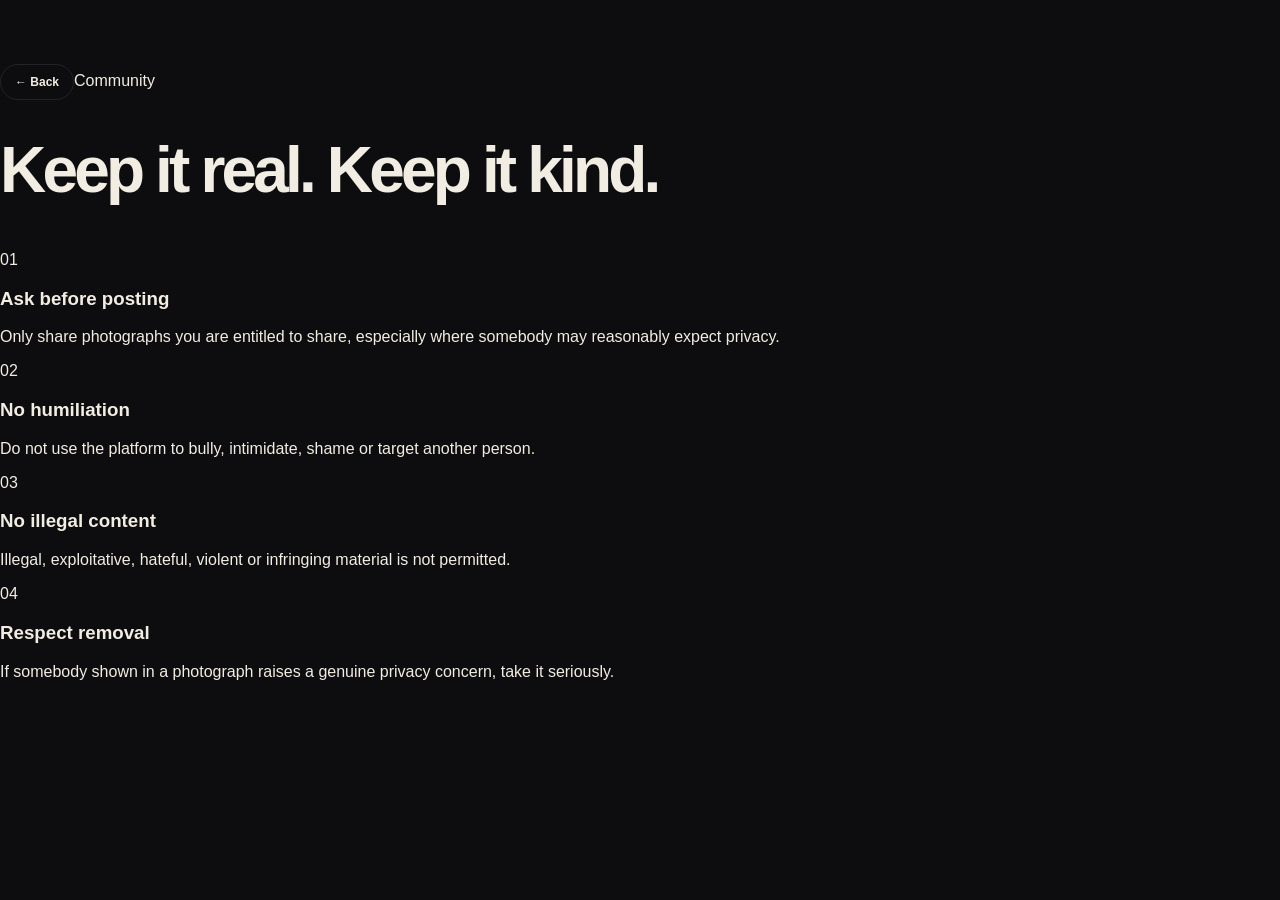
<file: community.html>
<!doctype html><html lang="en-GB"><head><meta charset="utf-8"><meta name="viewport" content="width=device-width,initial-scale=1"><title>Community rules — My Mate Nasty</title><link rel="stylesheet" href="styles.css"></head><body><main class="container" style="max-width:820px;padding:72px 0 100px"><a class="btn" href="/">← Back</a><span class="eyebrow" style="margin-top:60px">Community</span><h1 style="font-size:64px;letter-spacing:-.06em">Keep it real. Keep it kind.</h1><div class="feature-grid" style="grid-template-columns:1fr 1fr;margin-top:44px"><article class="feature-card"><span class="feature-index">01</span><h3>Ask before posting</h3><p>Only share photographs you are entitled to share, especially where somebody may reasonably expect privacy.</p></article><article class="feature-card"><span class="feature-index">02</span><h3>No humiliation</h3><p>Do not use the platform to bully, intimidate, shame or target another person.</p></article><article class="feature-card"><span class="feature-index">03</span><h3>No illegal content</h3><p>Illegal, exploitative, hateful, violent or infringing material is not permitted.</p></article><article class="feature-card"><span class="feature-index">04</span><h3>Respect removal</h3><p>If somebody shown in a photograph raises a genuine privacy concern, take it seriously.</p></article></div></main></body></html>
</file>
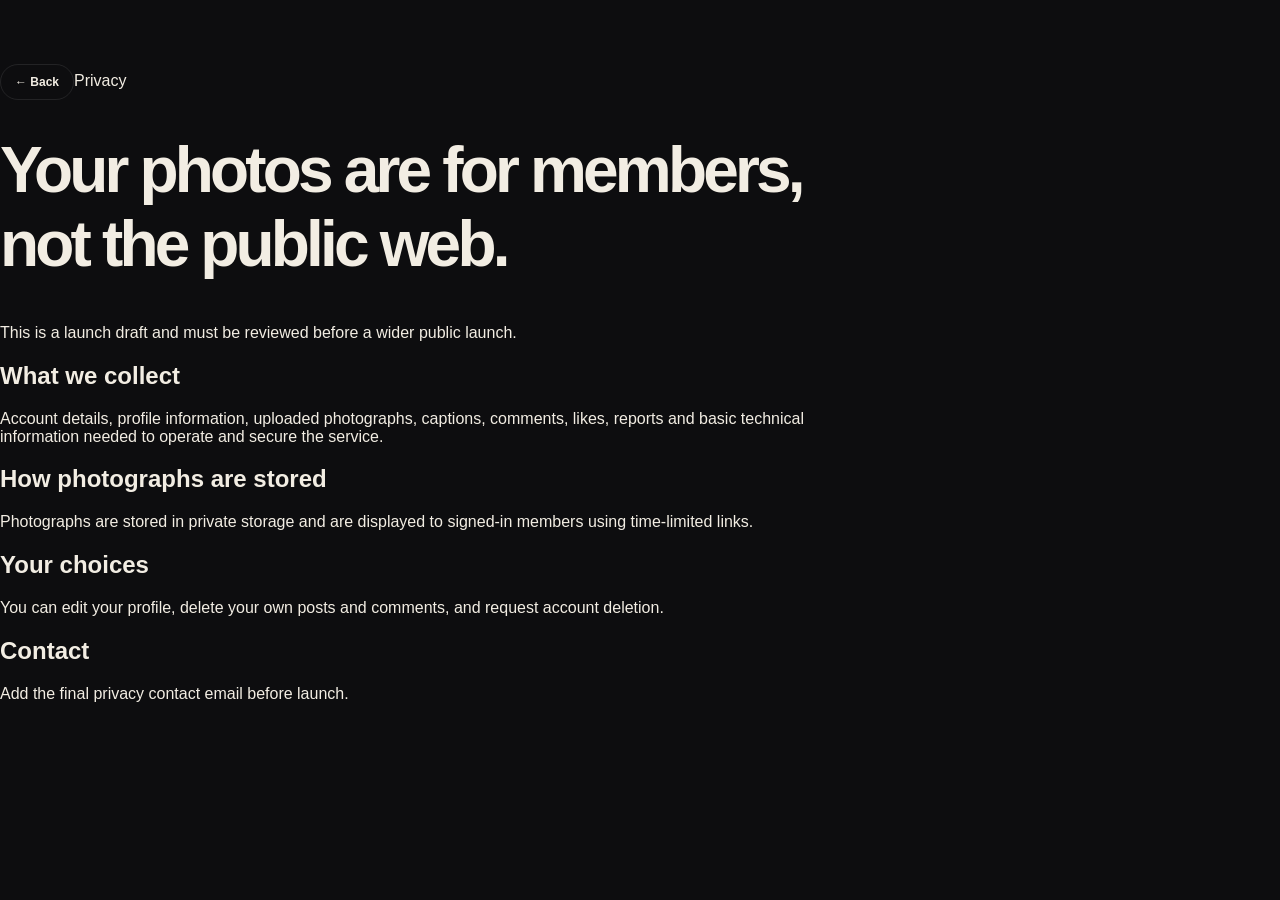
<file: privacy.html>
<!doctype html><html lang="en-GB"><head><meta charset="utf-8"><meta name="viewport" content="width=device-width,initial-scale=1"><title>Privacy — My Mate Nasty</title><link rel="stylesheet" href="styles.css"></head><body><main class="container" style="max-width:820px;padding:72px 0 100px"><a class="btn" href="/">← Back</a><span class="eyebrow" style="margin-top:60px">Privacy</span><h1 style="font-size:64px;letter-spacing:-.06em">Your photos are for members, not the public web.</h1><div class="legal-copy"><p>This is a launch draft and must be reviewed before a wider public launch.</p><h2>What we collect</h2><p>Account details, profile information, uploaded photographs, captions, comments, likes, reports and basic technical information needed to operate and secure the service.</p><h2>How photographs are stored</h2><p>Photographs are stored in private storage and are displayed to signed-in members using time-limited links.</p><h2>Your choices</h2><p>You can edit your profile, delete your own posts and comments, and request account deletion.</p><h2>Contact</h2><p>Add the final privacy contact email before launch.</p></div></main></body></html>
</file>
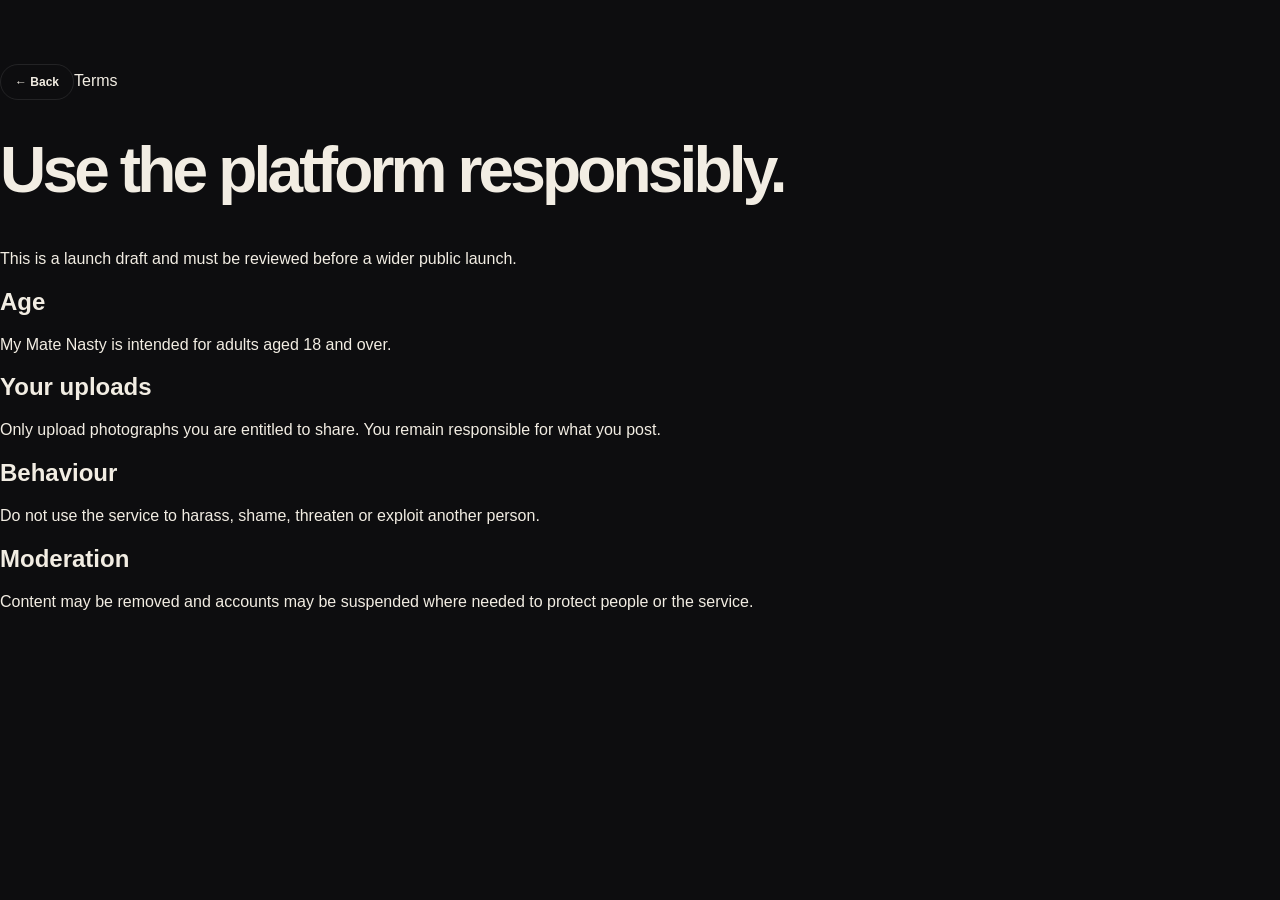
<file: terms.html>
<!doctype html><html lang="en-GB"><head><meta charset="utf-8"><meta name="viewport" content="width=device-width,initial-scale=1"><title>Terms — My Mate Nasty</title><link rel="stylesheet" href="styles.css"></head><body><main class="container" style="max-width:820px;padding:72px 0 100px"><a class="btn" href="/">← Back</a><span class="eyebrow" style="margin-top:60px">Terms</span><h1 style="font-size:64px;letter-spacing:-.06em">Use the platform responsibly.</h1><div class="legal-copy"><p>This is a launch draft and must be reviewed before a wider public launch.</p><h2>Age</h2><p>My Mate Nasty is intended for adults aged 18 and over.</p><h2>Your uploads</h2><p>Only upload photographs you are entitled to share. You remain responsible for what you post.</p><h2>Behaviour</h2><p>Do not use the service to harass, shame, threaten or exploit another person.</p><h2>Moderation</h2><p>Content may be removed and accounts may be suspended where needed to protect people or the service.</p></div></main></body></html>
</file>
<file: styles.css>
:root{
  --bg:#0d0d0f;
  --panel:#151518;
  --panel-2:#1b1b1f;
  --text:#f2ede3;
  --muted:#98989f;
  --line:rgba(255,255,255,.09);
  --blue:#4f6cff;
  --danger:#ff6666;
  --radius:18px;
}
*{box-sizing:border-box}
html{background:var(--bg);color-scheme:dark}
body{margin:0;background:var(--bg);color:var(--text);font-family:"DM Sans",sans-serif;min-width:320px}
button,input,textarea{font:inherit}
button{cursor:pointer}
a{color:inherit;text-decoration:none}
img{display:block;max-width:100%}
.boot{min-height:100vh;display:grid;place-items:center;color:var(--muted)}
.hidden{display:none!important}
.shell{width:min(1180px,calc(100% - 32px));margin:0 auto}
.topbar{position:sticky;top:0;z-index:20;background:rgba(13,13,15,.9);backdrop-filter:blur(18px);border-bottom:1px solid var(--line)}
.topbar-inner{height:72px;display:flex;align-items:center;justify-content:space-between;gap:20px}
.brand{display:flex;align-items:center;gap:12px}
.brand-mark{font-family:"Playfair Display",serif;font-weight:600;font-size:22px;letter-spacing:-.18em;padding-right:.18em}
.brand-name{display:grid;line-height:1.05}
.brand-name strong{font-size:14px}
.brand-name span{font-size:9px;color:var(--muted);margin-top:5px}
.actions{display:flex;align-items:center;gap:8px}
.btn{border:1px solid var(--line);background:transparent;color:var(--text);padding:10px 14px;border-radius:999px;font-weight:600;font-size:12px}
.btn:hover{border-color:rgba(255,255,255,.22)}
.btn-primary{background:var(--text);color:#111;border-color:transparent}
.btn-blue{background:var(--blue);border-color:var(--blue);color:white}
.btn-danger{color:#ff9a9a;border-color:rgba(255,102,102,.3)}
.btn-icon{width:40px;height:40px;padding:0;display:grid;place-items:center;border-radius:50%}
.hero{min-height:calc(100vh - 72px);display:grid;grid-template-columns:1.1fr .9fr;gap:56px;align-items:center;padding:80px 0}
.kicker{font-size:10px;text-transform:uppercase;letter-spacing:.18em;color:var(--muted)}
.hero h1{font-family:"Playfair Display",serif;font-size:clamp(58px,8vw,108px);line-height:.86;letter-spacing:-.065em;margin:18px 0 28px}
.hero h1 em{font-style:italic;color:#c9cad1}
.hero p{max-width:560px;color:#b5b5bb;font-size:16px;line-height:1.7}
.hero-buttons{display:flex;gap:10px;flex-wrap:wrap;margin-top:30px}
.hero-card{aspect-ratio:4/5;border-radius:28px;background:
  linear-gradient(180deg,transparent 48%,rgba(0,0,0,.85)),
  radial-gradient(circle at 68% 30%,#dfb17f 0 5%,transparent 5.5%),
  linear-gradient(145deg,#1b2237,#5c4a5b 44%,#c17453 65%,#141419);
  position:relative;overflow:hidden;border:1px solid var(--line)}
.hero-card:before{content:"";position:absolute;left:15%;bottom:18%;width:68%;height:34%;border-radius:50% 50% 8% 8%;background:#0f1116;transform:rotate(-4deg);box-shadow:0 -50px 80px rgba(0,0,0,.22)}
.hero-card-copy{position:absolute;left:26px;right:26px;bottom:24px}
.hero-card-copy span{font-size:10px;color:#d7d7dc}
.hero-card-copy strong{display:block;margin-top:5px;font-family:"Playfair Display",serif;font-size:24px}
.public-footer{border-top:1px solid var(--line);padding:26px 0;color:var(--muted);font-size:11px;display:flex;justify-content:space-between;gap:20px}
.auth-wrap{min-height:100vh;display:grid;grid-template-columns:1fr 1fr}
.auth-side{padding:46px;display:flex;flex-direction:column;justify-content:space-between;border-right:1px solid var(--line);background:#0a0a0c}
.auth-side h1{font-family:"Playfair Display",serif;font-size:clamp(48px,6vw,78px);line-height:.92;letter-spacing:-.055em}
.auth-side p{color:var(--muted);max-width:440px;line-height:1.7}
.auth-main{display:grid;place-items:center;padding:28px}
.auth-card{width:min(460px,100%)}
.auth-card h2{font-family:"Playfair Display",serif;font-size:42px;margin:0 0 8px}
.auth-card>p{color:var(--muted);line-height:1.6;margin-bottom:26px}
.form{display:grid;gap:14px}
.field{display:grid;gap:7px}
.field label{font-size:10px;color:#b7b7bc;font-weight:600}
.input,.textarea{width:100%;border:1px solid var(--line);background:#131316;color:var(--text);border-radius:13px;padding:13px 14px;outline:none}
.input:focus,.textarea:focus{border-color:#55565f}
.textarea{resize:vertical;min-height:90px}
.form-row{display:grid;grid-template-columns:1fr 1fr;gap:12px}
.check{display:flex;gap:10px;align-items:flex-start;color:var(--muted);font-size:11px;line-height:1.5}
.auth-switch{margin-top:22px;color:var(--muted);font-size:12px}
.auth-switch button{border:0;background:none;color:var(--text);font-weight:700}
.gallery-head{padding:54px 0 28px;display:flex;align-items:end;justify-content:space-between;gap:24px}
.gallery-head h1{font-family:"Playfair Display",serif;font-size:clamp(46px,6vw,72px);margin:0;letter-spacing:-.055em}
.gallery-head p{color:var(--muted);margin:9px 0 0}
.gallery{columns:4 230px;column-gap:14px;padding-bottom:60px}
.tile{break-inside:avoid;margin:0 0 14px;border-radius:16px;overflow:hidden;background:var(--panel);border:1px solid var(--line);position:relative}
.tile button.photo-button{all:unset;display:block;cursor:pointer;width:100%}
.tile img{width:100%;height:auto;background:#1b1b1f}
.tile-meta{padding:12px 13px 13px;display:flex;justify-content:space-between;gap:10px;align-items:flex-start}
.tile-copy{min-width:0}
.tile-copy strong{display:block;font-size:11px;white-space:nowrap;overflow:hidden;text-overflow:ellipsis}
.tile-copy span{display:block;margin-top:4px;color:var(--muted);font-size:9px;line-height:1.4}
.tile-actions{display:flex;gap:4px}
.tile-actions button{border:0;background:transparent;color:var(--muted);font-size:10px;padding:4px}
.empty{padding:90px 20px;text-align:center;border:1px dashed var(--line);border-radius:24px;color:var(--muted)}
.empty h2{color:var(--text);font-family:"Playfair Display",serif;font-size:36px;margin:0 0 8px}
.overlay{position:fixed;inset:0;background:rgba(0,0,0,.78);z-index:50;display:grid;place-items:center;padding:18px}
.modal{width:min(640px,100%);max-height:92vh;overflow:auto;background:#111114;border:1px solid var(--line);border-radius:22px}
.modal-head{display:flex;align-items:center;justify-content:space-between;padding:18px 18px 10px}
.modal-head h2{margin:0;font-family:"Playfair Display",serif;font-size:28px}
.modal-body{padding:14px 18px 20px}
.upload-zone{border:1px dashed rgba(255,255,255,.16);border-radius:16px;padding:28px;text-align:center;color:var(--muted)}
.upload-zone input{display:none}
.upload-zone label{cursor:pointer;display:block}
.upload-zone strong{display:block;color:var(--text);margin-bottom:6px}
.previews{display:grid;grid-template-columns:repeat(4,1fr);gap:8px;margin-top:12px}
.preview{position:relative;aspect-ratio:1;border-radius:10px;overflow:hidden;background:#1a1a1e}
.preview img{width:100%;height:100%;object-fit:cover}
.preview button{position:absolute;top:5px;right:5px;width:24px;height:24px;border-radius:50%;border:0;background:rgba(0,0,0,.75);color:white}
.modal-actions{display:flex;justify-content:flex-end;gap:8px;margin-top:18px}
.viewer{position:fixed;inset:0;z-index:60;background:#050506;display:grid;grid-template-rows:auto 1fr auto}
.viewer-top,.viewer-bottom{padding:14px 18px;display:flex;align-items:center;justify-content:space-between;gap:16px}
.viewer-main{display:grid;place-items:center;min-height:0;padding:10px}
.viewer-main img{max-height:calc(100vh - 150px);max-width:min(1100px,100%);object-fit:contain;border-radius:8px}
.viewer-caption{color:#c6c6cb;font-size:12px}
.viewer-count{color:var(--muted);font-size:11px}
.viewer-nav{display:flex;gap:8px}
.toast{position:fixed;left:50%;bottom:24px;transform:translate(-50%,20px);opacity:0;pointer-events:none;background:#222228;border:1px solid var(--line);padding:11px 15px;border-radius:12px;font-size:12px;z-index:100;transition:.2s}
.toast.show{opacity:1;transform:translate(-50%,0)}
.toast[data-type="error"]{color:#ffb1b1}
.upload-progress{height:3px;background:#24242a;border-radius:99px;overflow:hidden;margin-top:14px}
.upload-progress span{display:block;height:100%;width:0;background:var(--blue);transition:.2s}
@media(max-width:760px){
  .shell{width:min(100% - 22px,1180px)}
  .brand-name span{display:none}
  .topbar-inner{height:64px}
  .hero{grid-template-columns:1fr;padding:48px 0 70px}
  .hero-card{max-height:420px}
  .public-footer{flex-direction:column}
  .auth-wrap{grid-template-columns:1fr}
  .auth-side{min-height:36vh;padding:28px;border-right:0;border-bottom:1px solid var(--line)}
  .auth-side h1{font-size:52px}
  .auth-main{padding:34px 20px}
  .form-row{grid-template-columns:1fr}
  .gallery-head{padding-top:34px}
  .gallery{columns:2 150px;column-gap:9px}
  .tile{margin-bottom:9px;border-radius:12px}
  .previews{grid-template-columns:repeat(3,1fr)}
}
</file>
